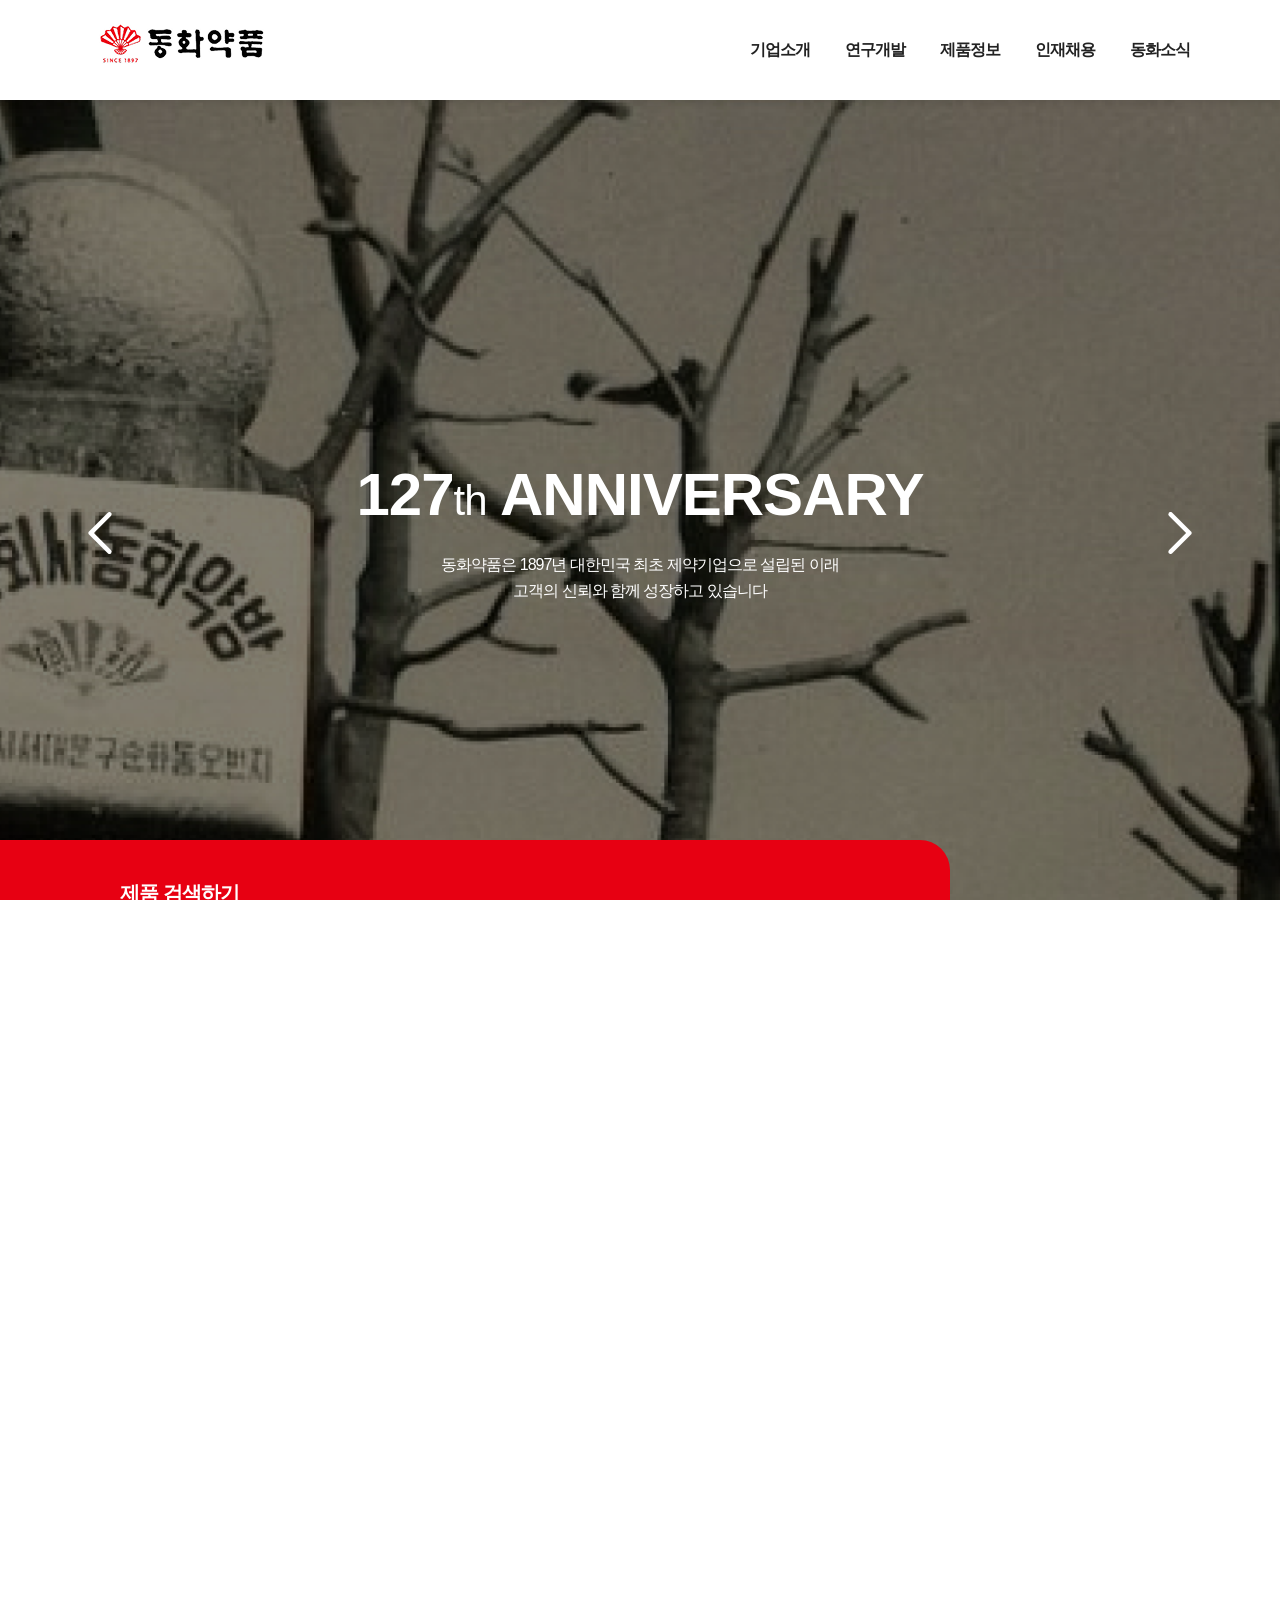
<file: sub1.html>
<!DOCTYPE html>
<html>
  <head>
    <meta name="viewport" content="width=device-width, initial-scale=1">

    <meta charset="utf-8">
    <meta http-equiv="X-UA-Compatible" content="IE=edge">
    <meta name="keywords" content="동화약품, 가상리뉴얼 프로젝트">
    <meta name="description" content="업데이트 시기에 맞춰 특정 사이트 가상리뉴얼 프로젝트 진행">
    <link rel="icon" href="favicon.svg" type="image/svg+xml">
    <link href="css/sub1_style.css" type="text/css" rel="stylesheet">

    <link rel="preconnect" href="https://fonts.googleapis.com">
    <link rel="preconnect" href="https://fonts.gstatic.com" crossorigin>

    <title>동화약품</title>

    <script src="https://code.jquery.com/jquery-3.7.1.js" integrity="sha256-eKhayi8LEQwp4NKxN+CfCh+3qOVUtJn3QNZ0TciWLP4=" crossorigin="anonymous"></script>
    <script src="js/sub1_motion.js"></script>
  </head>
  

  <body>

    <header id="header">
      <div class="header_wrap">
        <div class="header_inner">
          <h1><a href="sub1.html"><img src="images/logo.png" alt="동화약품 로고"></a></h1>

          <nav>
            <ul class="gnb">
              <li><a href="#">기업소개</a></li>
              <li><a href="#">연구개발</a></li>
              <li><a href="#">제품정보</a></li>
              <li><a href="#">인재채용</a></li>
              <li><a href="#">동화소식</a></li>
            </ul>
          </nav>
      </div>
    </header>

    <!-- 햄버거 버튼 -->
    <div class="hamburger" id="hamburger">
      <span></span>
      <span></span>
      <span></span>
    </div>



    <section id="container">
      <!--1.동화약품 비주얼-->
      <div class="slide">
        <ul class="overview_slide">
          <li class="s1">
            <div class="imgtext_box">
              <p>127<span>th</span> ANNIVERSARY</p><br>
              <span>동화약품은 1897년 대한민국 최초 제약기업으로 설립된 이래<br>고객의 신뢰와 함께 성장하고 있습니다</span>
              <div class="slide_btn">
                <button class="left_btn"><img src="images/left_btn.png" alt="슬라이드 왼쪽 조작 버튼"></button>
                <button class="right_btn"><img src="images/right_btn.png" alt="슬라이드 오른쪽 조작 버튼"></button>
              </div>            
            </div>
          </li>
        </ul>

        <div class="search_box">
          <div class="text">
          <span>제품 검색하기</span>
          <div class="input_wrap">
            <input type="text" placeholder="제품명을 입력해주세요" />
            <button type="button">
              <img src="images/search_icon.png" alt="검색_찾기 아이콘" />
            </button>
          </div>
          </div>
        </div>
      </div>

      <!--2.BEST PRODUCT-->
      <div class="best_product_top">
        <div class="global">
          <h2>GLOBAL</h2>
          <ul>
            <li><img src="images/global_icon1.png" alt="글로벌 아이콘1"></li>
            <li><img src="images/global_icon2.png" alt="글로벌 아이콘2"></li>
            <li><img src="images/global_icon3.png" alt="글로벌 아이콘3"></li>
          </ul>
        </div>

        <div class="keyword">
          <h2>KEYWORD</h2>
          <ul>
              <div class="keyword_wrap">
                <li><a href="#"><span>#소화기질환</span></a></li>
                <li><a href="#"><span>#심혈관질환</span></a></li>
                <li><a href="#"><span>#호흡기질환</span></a></li>
                <li><a href="#"><span>#정형외과질환</span></a></li>
                <li><a href="#"><span>#신경정신질환</span></a></li>
                <li><a href="#"><span>#피부과질환</span></a></li>
                <li><a href="#"><span>#안과질환</span></a></li>
                <li><a href="#"><span>#치과질환</span></a></li>
              </div>
          </ul>
        </div>
      </div>

      <div class="best_product">
        <div class="best_product_title">
          <h2>BEST PRODUCT</h2>
          <button class="more_btn">더보기<img src="images/more_btn.png" alt="더보기 버튼"></button>
         </div>


      </div>

      <ul class="product_bg">
        <li>
          <div class="product">
            <div class="product_wrap">
              <p class="num_icon">1</p>
              <img src="images/bestproduct_img1.png" alt="베스트제품 이미지1">
              <p>
                <span>활명수</span>
                <span>식욕감퇴(식욕부진), 위부팽만감, 소화불량, 과식, 체함, 구역, 구토 증상에 효능을 가진 제품</span>
              </p>
            </div>
          </div>
        </li>

        <li>
          <div class="product">
            <div class="product_wrap">
              <p class="num_icon">2</p>
              <img src="images/bestproduct_img2.png" alt="베스트제품 이미지2">
              <p>
                <span>판콜에스</span>
                <span>감기의 제증상 및 콧물, 코막힘, 재채기, 기침, 인후통, 가래, 오한, 발열, 두통, 관절통, 근육통의 완화</span>
              </p>
            </div>
          </div>
        </li>

        <li>
          <div class="product">
            <div class="product_wrap">
              <p class="num_icon">3</p>
              <img src="images/bestproduct_img3.png" alt="베스트제품 이미지3">
              <p>
                <span>잇치</span>
                <span>치은염(잇몸염),치조(이틀)농루에 의한 여러 증상(잇몸의 발적,부기,출혈,고름 등)의 완화</span>
              </p>
            </div>
          </div>
        </li>

       </ul>

       <!--3.R&D-->
       <div class="research">
        <div class="research_wrap">
          <div class="research_text">
            <p>
            <h2>R&D 연구개발</h2>
            <span>빠르게 변화하는<br>국내외 약업계 시장 변화에<br>능동적이고 적극적인 대처</span>
            </p>
            <button class="more_btn2">더보기<img src="images/more_btn2.png" alt="더보기 버튼2"></button>
          </div>
          <div class="research_box">
            <a href="#"><img src="images/r&d_product.png" alt="제품이미지"></a>
            <span>동화약품 연구소는 까스활명수, 후시딘연고, 판콜 등 많은 신제품을 개발하였으며, 지속적인 R&D 투자를 통해 신약 개발은 물론 제네릭, 일반의약품, 기능성 소재 등 다양한 분야에서 활발한 연구를 수행하고 있습니다.</span>
          </div>
        </div>
       </div>

       <!--3.media-->
       <div class="media">
        <div class="media_wrap">
          <div>
            <h2>광고영상</h2>
            <button class="more_btn">더보기<img src="images/more_btn.png" alt="더보기 버튼"></button>
          </div>

          <video autoplay muted controls playsinline
          style="width: 100%; max-width:1100px; height:580px; object-fit:cover; border-radius:20px;">
            <source src="https://www.dong-wha.co.kr/mediaCenter/adGallery/cm_tv/t_gas_202409.mp4" type="video/mp4">
            브라우저가 영상을 지원하지 않습니다.
          </video>

        </div>

        
       </div>


 

       <!--4. news-->
       <div class="news">
          <div class="title">
            <h2>동화NEWS</h2>
            <button class="more_btn">더보기<img src="images/more_btn.png" alt="더보기 버튼"></button>
          </div>
          <div class="news_wrap">
            <ul>
              <li>
                <a href="#">
                  <div class="news1">
                    <img src="images/news_img1.png" alt="뉴스 이미지1">
                    <p>마그랩 포 스트레스, 2024 올리브영 어워즈 건강식품 부문 수상</p>
                    <span>2024.12.23</span>
                  </div>
                </a>
              </li>

                <li>
                  <a href="#">
                    <div class="news2">
                      <img src="images/news_img2.png" alt="뉴스 이미지2">
                      <p>대한약사회 임직원, 동화약품 윤도준 회장 남산 역사 투어</p>
                      <span>2024.05.30</span>
                    </div>
                  </a>
                </li>

                <li>
                  <a href="#">
                    <div class="news3">
                      <img src="images/news_img3.png" alt="뉴스 이미지3">
                      <p>일상 속 쉽고 맛있는 건강관리 위한 음료 배러라이트&배러화이트 선보여</p>
                      <span>2023.11.08</span>
                    </div>
                  </a>
                </li>


            </ul>
          </div>
       </div>


       <footer id="footer">
        <div class="footer_wrap">
          <div class="footer_info1">
            <p><a href="#"><img src="images/footer_logo.png" alt="푸터 하단로고"></a></p>
            <span>개인정보처리방침</span>
          </div>

          <div class="footer_info2">
            <p>
              대표이사  : 유준하<br>
              주소 : 서울특별시 중구 남대문로 9길 24 패스트파이브 타워 6~8층 | 사업자 등록번호 : 110-81-00102<br>
              대표번호 : 02-2021-9300 | 이메일 : dongwha@dong-wha.co.kr 
            </p>
          </div>

          <div class="footer_info3">
            <span>동화약품 고객센터</span><br>
            <span>02-2012-9300</span><br><br>
            <span>평일 오전 9시~5시 / 토. 일. 공휴일 휴무</span>
          </div>

        </div>
        <hr>
        <p class="copy">Copyright(c) DONG WHA PHARM. CO., LTD. All Rights Reserved.</p>
       </footer>
    </section>

    
    <script>
      const ham = document.getElementById('hamburger');
      const nav = document.querySelector('nav');
      ham.addEventListener('click', () => {
        ham.classList.toggle('active');
        nav.classList.toggle('active');
      });
    </script>
    
  </body>
  
  
</html>
</file>
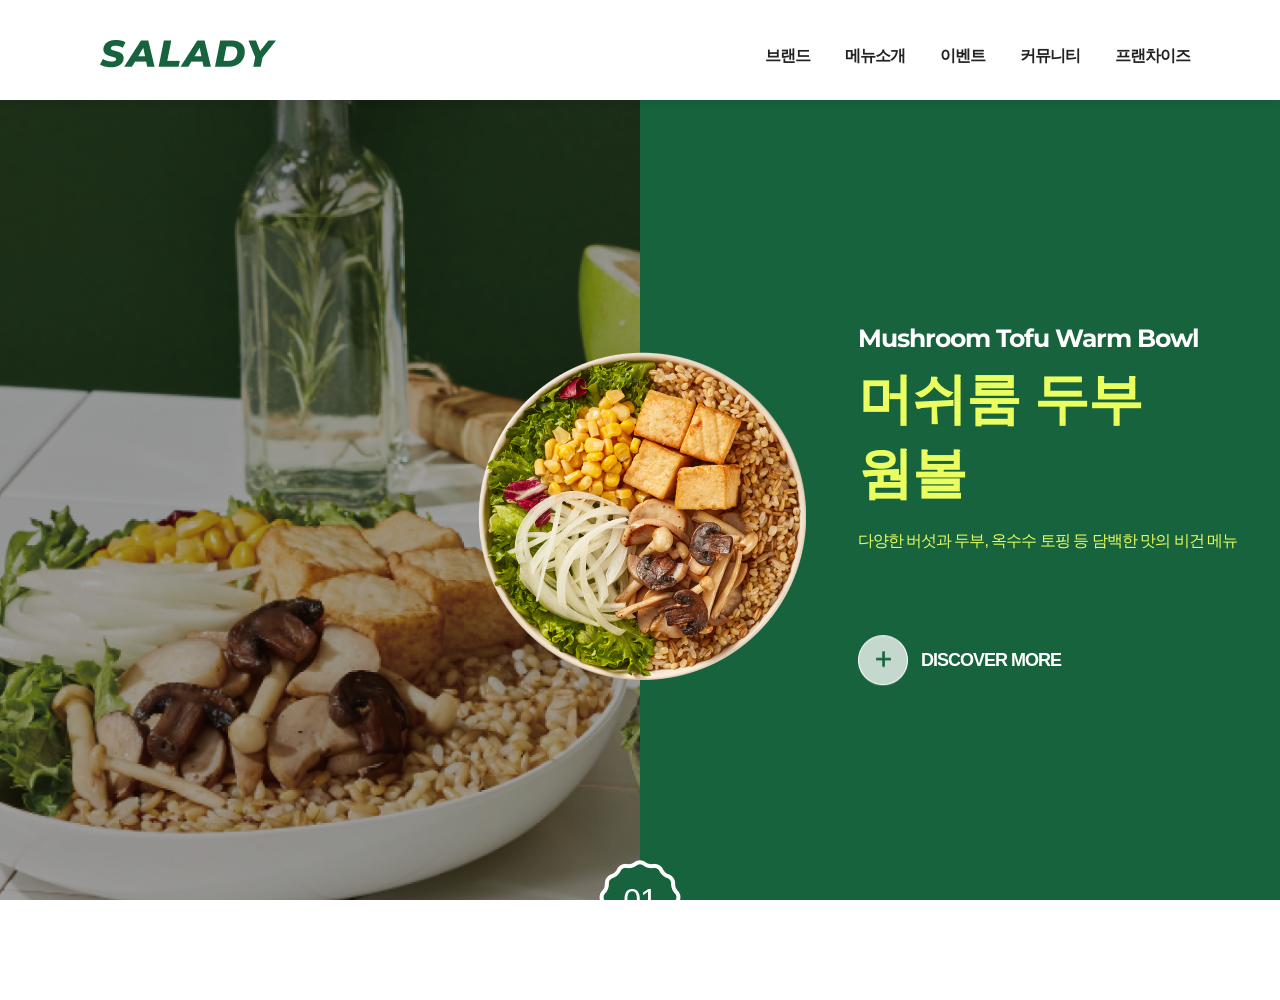
<file: sub2.html>
<!DOCTYPE html>
<html>
  <head>

    <meta name="viewport" content="width=device-width, initial-scale=1">

    <meta charset="utf-8">
    <meta http-equiv="X-UA-Compatible" content="IE=edge">
    <meta name="keywords" content="샐러디, 가상리뉴얼 프로젝트">
    <meta name="description" content="업데이트 시기에 맞춰 특정 사이트 가상리뉴얼 프로젝트 진행">
    <link rel="icon" href="favicon.svg" type="image/svg+xml">
    <link href="css/sub2_style.css" type="text/css" rel="stylesheet">

    <link rel="preconnect" href="https://fonts.googleapis.com">
    <link rel="preconnect" href="https://fonts.gstatic.com" crossorigin>
    <link href="https://fonts.googleapis.com/css2?family=Montserrat:ital,wght@0,100..900;1,100..900&display=swap" rel="stylesheet">

    

    <title>SALADY</title>

    
    <script src="https://code.jquery.com/jquery-3.7.1.js" integrity="sha256-eKhayi8LEQwp4NKxN+CfCh+3qOVUtJn3QNZ0TciWLP4=" crossorigin="anonymous"></script>
    <script src="js/sub2_motion.js"></script>

    
  </head>

  <body>
    <header id="header">
      <div class="header_wrap">
        <div class="header_inner">

          <h1><a href="sub2.html"><img src="images/slady_logo.png" alt="샐러디"></a></h1>

          <nav>
            <ul class="gnb">
              <li><a href="#">브랜드</a></li>

              <li><a href="#">메뉴소개</a></li>

              <li><a href="#">이벤트</a></li>

              <li><a href="#">커뮤니티</a></li>

              <li><a href="#">프랜차이즈</a></li>
            </ul>
          </nav>

        </div>
      </div>
    </header>

    <!-- 햄버거 버튼 -->
    <div class="hamburger" id="hamburger">
      <span></span>
      <span></span>
      <span></span>
    </div>

    <section id="container">
      <!--1. 샐러디 신메뉴 소개-->
      
        <div class="slide">
        <ul class="overview_slide">

          <li class="s1">

            <div class="slidehow_container">

              <p class="slideimg"><img src="images/slide_menu1.png" alt="슬라이드 신메뉴1"></p>
              <p class="imgtext_box">
              <span class="imgtext">Mushroom Tofu Warm Bowl</span><br>
              <span class="imgtext">머쉬룸 두부<br>웜볼</span><br>
              <span class="imgtext">다양한 버섯과 두부, 옥수수 토핑 등 담백한 맛의 비건 메뉴</span>
              <p class="more_btn">
                <a href="#">
                  <img src="images/discovermore_btn.png" alt="더보기 버튼1">
                  <span>DISCOVER MORE</span>
                </a>
              </p>
              </p>


            </div>

          </li>

          <!--
          <li class="s2">

            <div class="slidehow_container">

              <p><img src="images/slide_menu1.png" alt="슬라이드 신메뉴1"></p>
              <span class="imgtext">Mushroom Tofu Warm Bowl</span>
              <span class="imgtext">머쉬룸 두부<br>웜볼</span>
              <span class="imgtext">다양한 버섯과 두부, 옥수수 토핑 등 담백한 맛의 비건 메뉴</span>

              <p><a href="#"><img src="images/discovermore_btn.png" alt="더보기 버튼1"></a></p>

            </div>
            
          </li>

          <li class="s3">

            <div class="slidehow_container">

              <p><img src="images/slide_menu1.png" alt="슬라이드 신메뉴1"></p>
              <span class="imgtext">Mushroom Tofu Warm Bowl</span>
              <span class="imgtext">머쉬룸 두부<br>웜볼</span>
              <span class="imgtext">다양한 버섯과 두부, 옥수수 토핑 등 담백한 맛의 비건 메뉴</span>

              <p><a href="#"><img src="images/discovermore_btn.png" alt="더보기 버튼1"></a></p>

            </div>
            
          </li>

          -->
      
         
    
        </ul>

        <!--샐러디 소개 슬라이드 콘텐츠 좌우 조작 버튼-->
        <!--<div class="slide_btn">
          <div><img src="images/slide_btn.png" alt="슬라이드 숫자표시"></div>
          <button class="left_btn"><img src="images/left_btn.png" alt="왼쪽 슬라이드 조작버튼"></button>
          <button class="right_btn"><img src="images/right_btn.png" alt="오른쪽 슬라이드 조작버튼"></button>
        </div>-->
        <div class="slide_btn">
          <div class="salady_num">01</div>
          <button class="left_btn">PREV</button>
          <button class="right_btn">NEXT</button>
        </div>
        
        




        <!--2. 샐러디 베스트메뉴-->
        <div class="best_menu">
          <h3>Salady Best Menu</h3>
                
                <ul class="menu_box">
                  <li>
                    <p><img src="images/menu1.png" alt="메뉴 이미지1"></p>
                    <span>더블 닭다리살 박스</span>
                    <span>닭다리살과 매콤달콤한 바베큐소스가<br>조화로운 도시락 스타일의 든든한 한 끼 식사</span>
                  </li>

                  <li>
                    <p><img src="images/menu2.png" alt="메뉴 이미지2"></p>
                    <span>오리지널 맥시칸 랩</span>
                    <span>또띠아 속 크리미칠리 드레싱, 그라운드비프,<br>나쵸칩 등 샐러디 스테디 랩 샌드위치!</span>
                  </li>

                  <li>
                    <p><img src="images/menu3.png" alt="메뉴 이미지3"></p>
                    <span>바베큐 닭다리살 샌드</span>
                    <span>닭닭다리살, 바베큐소스, 양파, 크림치즈 등<br>다양한 토핑을 더한 매콤달콤 치킨버거</span>
                  </li>
                </ul>
                

         <!--컨테이너 좌우 조작 버튼-->
          <div class="container_slide_btn">
            <button class="container_left_btn"><img src="images/container_left.png" alt="컨테이너 왼쪽 슬라이드 조작 버튼"></button>
            <button class="container_right__btn"><img src="images/container_right.png" alt="컨테이너 오른쪽 슬라이드 조작 버튼"></button>
          </div>

        </div>

        <!-- 샐러디 브랜드스토리 -->
         <div class="brandstory_bg">
          <div class="brandstory">
            <h3>Stay Healthy<br>With Salady</h3>
            <p>샐러디는 맛있고 건강한 메뉴로 더 많은 사람들에게<br>즐거움과 건강을 가져다주는 브랜드입니다.</p>
            <div class="more_btn2">
                <a href="#"><img src="images/discovermore_btn2.png" alt="더보기 버튼2"><span>DISCOVER MORE</span></a>
            </div>
            <img src="images/brandstory_img.png" alt="샐러디 이미지" class="brandstory_img">
          </div>
        </div>

        <!-- 매장찾기 -->
        <div class="search_store">
          <h3>Search Store</h3>
          <span>가까운 샐러디 매장을 만나보세요!</span>
          <p><span>매장명을 입력해주세요.</span><a href="#"><img src="images/search_btn.png" alt="매장찾기 버튼"></a></p>
        </div>

        <!-- 이벤트 -->
        <div class="event">
          <h3>EVENT</h3>
          <span>샐러디에서 진행하는 다양한 이벤트를 만나보세요!</span>
          <ul class="event_box">
              <li>
                  <a href="#"><img src="images/event1.png" alt="이벤트 이미지1"></a>
                  <span><a href="#">샐러디 타임어택 이벤트</a></span>
              </li>
              <li>
                  <a href="#"><img src="images/event2.png" alt="이벤트 이미지2"></a>
                  <span><a href="#">샐러디 프로틴팩 이벤트</a></span>
              </li>
              <li>
                  <a href="#"><img src="images/event3.png" alt="이벤트 이미지3"></a>
                  <span><a href="#">샐러디, 풀무원 지구식단 이벤트</a></span>
              </li>
          </ul>

          <!--컨테이너 좌우 조작 버튼-->
          <div class="container_slide_btn2">
            <button class="container_left_btn2"><img src="images/container_left.png" alt="컨테이너 왼쪽 슬라이드 조작 버튼"></button>
            <button class="container_right__btn2"><img src="images/container_right.png" alt="컨테이너 오른쪽 슬라이드 조작 버튼"></button>
          </div>

        </div>

         <!-- 가맹점 -->
          <div class="with_salady_bg">
            <div class="with_salady">
                <h3>With<br>Salady</h3>
                <p>샐러디와 함께할 가맹점 점주님을 모집합니다!</p>
                <div class="more_btn2">
                  <a href="#"><img src="images/discovermore_btn2.png" alt="더보기 버튼2"><span>DISCOVER MORE</span></a>
              </div>
              <img src="images/with_img.png" alt="샐러디 이미지" class="brandstory_img">
            </div>
          </div>

          <footer id="footer">
              
            <div class="footer_info">

              <p><a href="#"><img src="images/Salady_logo2.png" alt="푸터 하단 로고"></a></p>


               

                <ul class="sns_icon">
                  <li><a href="#"><img src="images/facebook.png" alt="페이스북 바로가기 아이콘"></a></li>
                  <li><a href="#"><img src="images/instagram.png" alt="인스타 바로가기 아이콘"></a></li>
                  <li><a href="#"><img src="images/blog.png" alt="블로그 바로가기 아이콘"></a></li>
                </ul>

                <address>(주)샐러디 서울특별시 강남구 테헤란로22길 9</address>
                <span>전화:02-554-9905</span> <span>사업자등록번호:107-81-98143</span>


                

            </div>
            <hr>
            <p class="copy">Copyright © LG H&H Co., Ltd. All Rights Reserved</p>

        </footer>
    </section>

        
    
    <script>
      const hamburger = document.querySelector('.hamburger');
      const nav = document.querySelector('nav');
  
      hamburger.addEventListener('click', () => {
        hamburger.classList.toggle('active');
        nav.classList.toggle('active');
      });
    </script>
    
  </body>
</html>
</file>
<file: css/sub1_style.css>
@charset "utf-8";

@font-face {
  font-family: "Pretendard-Regular";
  src: url("https://fastly.jsdelivr.net/gh/Project-Noonnu/noonfonts_2107@1.1/Pretendard-Regular.woff")
    format("woff");
  font-weight: 400;
  font-style: normal;
}

html,
body {
  margin: 0;
  padding: 0;
  overflow-x: hidden; /* 가로 스크롤 숨기기 */
  height: 100%;
  margin: 0;
}

body {
  width: 100%;
}

/*공통스타일*/
* {
  font-family: "Pretendard", sans-serif;
  font-size: 16px;
  color: #777777;
  letter-spacing: -1px;
  box-sizing: border-box;
  margin: 0;
  padding: 0;
}
body,
h1,
h2,
h3,
h4,
h5,
h6,
p,
ul,
ol,
li,
dl,
dt,
dd {
  margin: 0;
  padding: 0;
}
a {
  text-decoration: none;
}
li {
  list-style: none;
}
button {
  border: 0;
  background: none;
  cursor: pointer;
}

/*1. #header*/
#header {
  height: 100px;
  width: 100%;
  position: fixed;
  left: 0;
  z-index: 100;
  z-index: 1001;
}
.header_inner {
  display: flex;
  justify-content: space-between;
  width: 1100px;
  margin: 0 auto;
}

h1 {
  height: 100px;
  align-items: center;
}

.gnb {
  display: flex;
  justify-content: space-between;
  height: 80px;
  align-items: center;
}

.gnb h2 {
  line-height: 45px;
}
.gnb li a {
  color: #ffffff;
  white-space: nowrap;
}

/*2. #container*/
#container {
  margin: 0 auto;
  width: 100vw;
  display: flex;
  flex-direction: column;
  width: 100vw;
  overflow-x: hidden;
  position: relative;
}

/*2-1.비주얼 영역*/
.overview_slide {
  background: url(../images/imgslide_bg.png) no-repeat center center;
  height: 100vh;
  margin: 0 auto;
  width: 100%;
  background-size: cover;
  position: relative;
}

.imgtext_box {
  text-align: center;
  position: absolute;
  top: 40%;
  left: 50%;
  transform: translateX(-50%);
}
.imgtext_box p:first-of-type {
  text-align: center;
  margin: 0 auto;
  font-size: 60px;
  color: #ffffff;
  font-weight: bold;
}
.imgtext_box span:first-child {
  font-size: 42px;
  font-weight: normal;
}
.imgtext_box span {
  text-align: center;
  margin: 0 auto;
  color: #ffffff;
  line-height: 1.6;
}

.slide_btn {
  display: flex;
  justify-content: space-between;
  width: 1140px;
  transform: translateY(-100px);
}

.search_box {
  background-color: #e70012;
  width: 100%;
  max-width: 950px;
  height: 160px;
  position: absolute;
  transform: translateY(-160px);
  border-radius: 0 30px 0 0;
  padding-left: 120px;
  padding-right: 32px;
}
.search_box span {
  display: flex;
  color: #ffffff;
  margin-top: 40px;
  font-size: 20px;
  font-weight: 600;
  margin-bottom: 10px;
}
.search_box p {
  color: rgba(255, 255, 255, 0.5);
  display: inline-block;
  border-bottom: 1px solid rgba(255, 255, 255, 0.5);
  padding-bottom: 10px;
}
.search_box p img {
  margin-left: 350px;
}
.search_box p img:hover {
  cursor: pointer;
}
.search_box .input_wrap {
  display: flex;
  gap: 20px;
  color: rgba(255, 255, 255, 1);
  border-bottom: 1px solid rgba(255, 255, 255, 0.5);
}
.search_box .input_wrap input {
  /* css reset 임시 코드 */
  all: unset;
  display: block;
  flex-grow: 1;
}
.search_box .input_wrap input::placeholder {
  color: rgba(255, 255, 255, 0.5);
}
.search_box .input_wrap button {
  cursor: pointer;
  flex-shrink: 0;
}

.text {
  /* transform: translateX(22%); */
}

/*2-2.BEST PRODUCT*/
.best_product_top {
  width: 100%;
  margin: 0 auto;
  text-align: center;
  background-color: #f6f6f6;
  display: flex;
  /* flex-wrap: wrap; */
  justify-content: center;
  gap: 15px;
  padding: 80px 40px;
}
.global {
  display: flex;
  align-items: center;
  /* margin-top: 100px; */
  /* margin-bottom: 80px; */
  background-color: #fff;
  border-radius: 30px;
  padding: 20px;
}
.global h2 {
  font-size: 20px;
  font-weight: bold;
  color: #17171b;
  margin-right: 50px;
  display: flex;
  align-items: center;
  /* margin-left: 25px; */
  justify-content: left;
}
.global ul {
  display: contents;
  /* flex-wrap: wrap; */
  /* width: 540px; */
  /* height: 180px; */
  /* align-items: center; */
}
.global ul li {
  background-color: #f6f6f6;
  border-radius: 10px;
  width: 110px;
  height: 95px;
}
.global ul li:first-of-type {
  margin-right: 15px;
}
.global ul li:nth-of-type(2) {
  margin-right: 15px;
}
.global ul li img {
  object-fit: contain;
  width: 85%;
  height: 80%;
  padding-top: 20px;
}

.keyword {
  display: flex;
  /* display: inline-block; */
  /* margin-top: 100px; */
  /* margin-bottom: 80px; */
  justify-content: right;
  background-color: #ffffff;
  border-radius: 30px;
  padding: 20px;
}
.keyword h2 {
  font-size: 20px;
  font-weight: bold;
  color: #17171b;
  margin-right: 50px;
  /* height: 180px; */
  display: flex;
  align-items: center;
  /* margin-left: 25px; */
  /* margin-right: 20px; */
}
.keyword ul {
  display: flex;
  flex-wrap: wrap;
  /* width: 540px;
  height: 180px; */
  gap: 15px;
  align-items: center;
}
.keyword_wrap {
  display: flex;
  flex-wrap: wrap;
  /* width: 380px; */
  /* height: 80px; */
  align-items: center;
  gap: 8px;
}
.keyword_wrap li {
  text-align: left;
  margin-right: 10px;
}
.keyword_wrap li span {
  text-align: left;
  font-weight: 500;
}
.keyword_wrap li span:hover {
  cursor: pointer;
  color: #ff616e;
  background-color: #fef5f6;
}

.best_product {
  width: 100vw;
  margin: 0 auto;
  background-color: #f6f6f6;
  display: flex;
  justify-content: center;
}
.best_product_title {
  display: flex;
  justify-content: space-between;
  align-items: center;
}
.best_product h2 {
  margin-right: 850px;
  font-weight: bold;
  font-size: 20px;
  color: #17171b;
}
.more_btn {
  display: flex;
  align-items: center;
  background-color: rgba(255, 255, 255, 0.5);
  width: 105px;
  height: 35px;
  border-radius: 20px;
  text-align: center;
  font-size: 14px;
  color: #17171b;
  font-weight: bold;
  justify-content: center;
  border: 1px solid #ffffff;
}
.more_btn img {
  margin-left: 10px;
  display: flex;
  align-items: center;
}

.product_bg {
  width: 100vw;
  margin: 0 auto;
  background-color: #f6f6f6;
  display: flex;
  flex-wrap: wrap;
  justify-content: center;
}
.product {
  background: #ffffff;
  border-radius: 30px;
  width: 360px;
  height: 360px;
  margin-top: 50px;
  overflow: hidden; /* 내부 요소가 넘치지 않도록 */
  transition: height 0.3s ease; /* 높이 변화 애니메이션 */
  margin-bottom: 80px;
}
.product:hover {
  transition: all 0.3s ease;
  height: 400px;
}

.product_wrap {
  width: 90%;
  height: 90%;
  margin: 0 auto;
  margin-top: 20px;
  display: flex;
  flex-direction: column;
}
.product_wrap img {
  width: 200px;
  height: 200px;
  object-fit: contain;
  margin: 0 auto;
  margin-top: 15px;
  margin-bottom: 15px;
  transition: transform 0.3s ease; /* 이미지 확대 애니메이션 */
}
.product p {
  transition: transform 0.3s ease; /* 텍스트 이동 애니메이션 */
}

/* 마우스를 올렸을 때 효과 */
.product:hover {
  height: 460px; /* 배경 길이 증가 */
  cursor: pointer;
}

.product:hover img {
  transform: scale(1.2) translateY(35px);
}

.product:hover p:not(.num_icon) {
  transform: translateY(95px); /* 텍스트 아래로 이동 */
}

.product_wrap span {
  display: flex;
  flex-direction: column;
  line-height: 1.6;
}
.product_wrap span:first-of-type {
  font-weight: bold;
  color: #17171b;
  margin-bottom: 10px;
}

.num_icon {
  display: inline-block;
  width: 30px;
  height: 30px;
  background: linear-gradient(45deg, #17171b, #626267);
  position: absolute;
  border-radius: 10px;
  display: flex;
  align-items: center;
  justify-content: center;
  color: #ffffff;
}

.product_bg li:first-of-type {
  margin-right: 15px;
}
.product_bg li:nth-of-type(2) {
  margin-right: 15px;
}

/*2-3.R&D연구개발*/
.research {
  background: url(../images/r&d_bg.png) no-repeat center center;
  height: 600px;
  margin: 0 auto;
  width: 100%;
  background-size: cover;
  position: relative;
  width: 100vw;
  margin: 0 auto;
  display: flex;
  justify-content: center;
  align-items: center;
}

.research::before {
  content: "";
  position: absolute;
  top: 0;
  left: 0;
  width: 100%;
  height: 100%;
  background: rgba(0, 0, 0, 0.5); /* 검정색 오버레이 (0.0 ~ 1.0 조절) */
  z-index: 1;
}

.research_text {
  position: relative;
  z-index: 2; /* 배경보다 위에 위치 */
}

.research_wrap {
  display: flex;
  align-items: center;
}

.research_text h2 {
  color: #ffffff;
  margin-bottom: 20px;
  font-size: 20px;
  font-weight: bold;
}
.research_text span {
  color: #ffffff;
  font-size: 20px;
  font-weight: bold;
  line-height: 1.6;
}
.more_btn2 {
  display: flex;
  align-items: center;
  background-color: rgba(255, 255, 255, 0.4);
  width: 105px;
  height: 35px;
  border-radius: 20px;
  text-align: center;
  font-size: 14px;
  color: #ffffff;
  font-weight: bold;
  justify-content: center;
  border: 1px solid #ffffff;
  margin-top: 20px;
}
.more_btn2 img {
  margin-left: 10px;
  display: flex;
  align-items: center;
}

.research_box {
  position: relative;
  z-index: 2; /* 배경보다 위에 위치 */
}

.research_wrap {
  display: flex;
  width: 1100px;
  justify-content: space-between;
}
.research_box {
  display: flex;
  background-color: #ffffff;
  border-radius: 30px;
  width: 700px;
  height: 300px;
  align-items: center;
  justify-content: center;
}
.research_box img {
  margin-right: 20px;
}
.research_box span {
  width: 300px;
  display: flex;
  flex-wrap: wrap;
  line-height: 1.6;
}

/* 2-4광고영상*/

.media {
  width: 100vw;
  margin: 0 auto;
  text-align: center;
  background-color: #f6f6f6;
  display: flex;
  flex-wrap: wrap;
  justify-content: center;
}
.media_wrap {
  padding: 0 20px;
}
.media_wrap div {
  display: flex;
  justify-content: space-between;
  width: 1100px;
  margin-top: 80px;
}
.media_wrap h2 {
  font-size: 20px;
  font-weight: bold;
  color: #17171b;
  margin-bottom: 50px;
  margin-top: 5px;
}

.media iframe {
  border-radius: 30px;
  overflow: hidden;
  margin-bottom: 80px;
}

/* 2-5 동화뉴스*/
.news {
  width: 100%;
  margin: 0 auto;
  text-align: center;
  background-color: #f6f6f6;
}
.title {
  display: flex;
  justify-content: space-between;
  width: 1100px;
  margin: 0 auto;
  margin-top: 100px;
}
.news h2 {
  font-size: 20px;
  font-weight: bold;
  color: #17171b;
  margin-bottom: 50px;
  margin-top: 5px;
}
.news ul {
  display: flex;
  justify-content: center;
  width: 100%;
  padding: 0;
  gap: 15px;
}
.news_wrap {
  width: 1100px;
  display: flex;
  justify-content: center;
  margin: 0 auto;
}
.news_wrap img {
  width: 360px;
  height: 360px;
  display: flex;
  border-radius: 30px;
  margin-bottom: 20px;
  transition: 0.3s;
}
.news_wrap img:hover {
  filter: brightness(1.1);
}

.news_wrap li {
  background-color: #ffffff;
  display: flex;
  margin: 0;
  padding: 0;
  border-radius: 30px;
  margin-bottom: 80px;
}
.news_wrap p {
  width: 300px;
  text-align: left;
  margin: 0 auto;
  color: #17171b;
  font-weight: bold;
}
.news_wrap span {
  width: 300px;
  margin: 0 auto;
  text-align: left;
  display: inline-block;
  margin-top: 10px;
  margin-bottom: 30px;
}

/* footer */
#footer {
  background-color: #17171b;
  width: 100%;
}
.footer_wrap {
  width: 1100px;
  margin: 0 auto;
}
.footer_info1 p {
  margin-top: 30px;
  margin-bottom: 15px;
}
.footer_info1 span {
  font-weight: 600;
  font-size: 16px;
  color: rgba(255, 255, 255, 0.7);
}
.footer_info1 span:hover {
  cursor: pointer;
}

.footer_info2 {
  margin-top: 25px;
  font-size: 14px;
  line-height: 26px;
  display: flex;
  text-align: left;
  margin-bottom: 15px;
}

.footer_info3 {
  text-align: right;
  position: absolute;
  transform: translate(900px, -110px);
}
.footer_info3 span:first-of-type {
  font-size: 16px;
  font-weight: 400;
  color: rgba(255, 255, 255, 0.7);
}
.footer_info3 span:nth-of-type(2) {
  font-weight: 400;
  font-size: 24px;
  color: rgb(255, 255, 255, 0.7);
}
.footer_info3 span:nth-of-type(3) {
  font-size: 14px;
}

hr {
  border: none; /* 기본 테두리 제거 */
  height: 2px; /* 줄의 두께 설정 (더 얇게 하려면 1px 이하 가능) */
  background-color: rgba(128, 128, 128, 0.2);
  margin-bottom: 15px;
}

.copy {
  text-align: center;
  margin: 0 auto;
  margin-bottom: 15px;
}

/* ------------------------------- */
/* 반응형 및 헤더 개선 영역 시작 */
/* ------------------------------- */

/* 헤더 고정 + 반투명 배경 (PC용) */
#header {
  position: fixed;
  top: 0;
  left: 0;
  width: 100%;
  z-index: 1000;
  background: rgba(255, 255, 255, 0.85);
  box-shadow: 0 2px 8px rgba(0, 0, 0, 0.1);
  backdrop-filter: blur(8px);
}

#header .header_wrap {
  display: flex;
  justify-content: space-between;
  align-items: center;
  padding: 10px 5%;
}



/* 상단 여백 보정 (헤더 fixed라서) */
#container {
  margin-top: 100px;
}

/* 햄버거 버튼 오른쪽 상단 */
.hamburger {
  display: none;
  cursor: pointer;
  width: 28px;
  height: 22px;
  position: fixed;
  top: 20px;
  right: 20px; /* 오른쪽 상단 */
  z-index: 1200;
}

.hamburger span {
  display: block;
  position: absolute;
  height: 3px;
  width: 100%;
  background: #333;
  border-radius: 3px;
  left: 0;
  transition: all 0.25s ease-in-out;
}

.hamburger span:nth-child(1) {
  top: 0;
}
.hamburger span:nth-child(2) {
  top: 9px;
}
.hamburger span:nth-child(3) {
  top: 18px;
}

.hamburger.active span:nth-child(1) {
  transform: rotate(45deg);
  top: 9px;
}
.hamburger.active span:nth-child(2) {
  opacity: 0;
}
.hamburger.active span:nth-child(3) {
  transform: rotate(-45deg);
  top: 9px;
}

/* 메뉴 기본 */
nav .gnb {
  display: flex;
  gap: 35px;
}

nav .gnb li a {
  color: #222;
  font-weight: 600;
}

/* 반응형 구간 시작 */

/* ----------- 태블릿 이하 (max-width:1100px) ----------- */
@media (max-width: 1100px) {

  .hamburger { display: block; margin-top: 20px; right: 10%; }

  nav {
    position: fixed;
    top: 0;
    right: calc(-100% - 30px); /* 화면 밖에서 시작 */
    width: 100%;   /* 화면 전체 너비 */
    background: rgba(255,255,255,0.95);
    transition: right 0.3s ease;
    z-index: 1100;
    height: 100vh;
  }

  nav.active {
    right: 0; /* 화면 안쪽으로 슬라이드 */
  }

  nav .gnb {
    flex-direction: column;
    align-items: center;
    gap: 30px;
    padding: 0;
    background-color: #fff;
    height: 100%;
    justify-content: center;
  }
  

  nav .gnb li a {
    font-size: 22px;
    font-weight: 600;
    color: #222;
    display: block;
    width: 100%;
    padding: 10px 20px;;
  }



  #header .header_wrap {
    flex-direction: row;
    justify-content: space-between;
  }

  #container {
    margin-top: 100px;
  }

  .imgtext_box {
    width: 100vw;
  }
  .slide_btn {
    position: absolute;
    top: 50%;
    left: 50%;
    transform: translate(-50%, -50%);
    width: 90%;
    display: flex;
    justify-content: space-between;
    align-items: center;
    z-index: 50; /* 배경보다 위로 */
  }

  .slide_btn img {
    width: 40px; /* 모바일에서도 보기 좋게 */
    height: auto;
    cursor: pointer;
  }

  /* 혹시 다른 영역이 가리는 경우 대비 */
  .overview_slide {
    overflow: visible !important;
    position: relative;
  }

  .best_product_top {
    flex-direction: column;
    align-items: center;
  }

  .search_box {
    padding-left: 20px;
    padding-right: 20px;
  }

  .global,
  .keyword {
    width: 100%;
    /* margin: 40px 0; */
  }

  .global ul,
  .keyword ul {
    width: 100%;
    flex-wrap: wrap;
    justify-content: center;
  }

  .global {
    /* margin-top: 150px; */
  }
  .keyword {
    /* margin-top: -20px; */
  }

  .best_product {
    flex-direction: column;
    align-items: center;
    text-align: center;
  }

  .best_product_title {
    flex-direction: column;
    align-items: center;
    margin-bottom: 30px;
    margin-top: 100px;
  }

  .product_bg {
    flex-direction: column;
    align-items: center;
    gap: 25px; /* 너무 벌어지지 않게 조정 */
  }

  .product {
    width: 320px;
    margin-top: 0;
    margin-bottom: 0;
  }

  .product_bg li:last-child {
    margin-bottom: 150px;
  }

  .best_product h2 {
    margin: 0 0 15px 0;
    font-size: 18px;
  }

  .more_btn {
    margin: 0 auto;
    margin-bottom: 40px;
  }

  /* R&D 연구개발 */
  .research {
    height: auto;
    padding: 80px 0;
    width: 100%;
  }

  .research_wrap {
    display: flex;
    flex-direction: column;
    align-items: center; /* 가운데 정렬 */
    justify-content: center; /* 수직 정렬 필요 시 */
    width: 90%;
    max-width: 1100px; /* 너무 넓지 않게 */
    gap: 40px;
    margin: 0 auto; /* 컨테이너 중앙 */
  }

  .research_box {
    display: flex;
    flex-direction: column;
    align-items: center;
    justify-content: center;
    text-align: center;
    width: 100%;
    max-width: 700px;
    height: auto;
    padding: 30px 20px;
    margin: 0 auto;
  }
  .research_box img {
    width: 250px;
    height: auto;
    margin-bottom: 20px;
  }
  .research_box span {
    width: 100%;
    font-size: 16px;
    line-height: 1.8;
    word-break: keep-all;
  }

  .research_text {
    text-align: center; /* 섹션 제목만 중앙 */
  }

  .more_btn2 {
    margin: 0 auto;
    margin-top: 20px;
  }

  /*미디어 광고영상*/
  .media_wrap div {
    flex-direction: column;
    align-items: center;
    width: 90%;
    max-width: 950px; 
    margin: 0 auto; 
    gap: 30px;
    padding: 0 30px; 
  }

  .media iframe {
    width: 100%;
    height: auto;
    aspect-ratio: 16 / 9;
    border-radius: 20px; 
  }

  .media_wrap h2 {
    font-size: 18px;
    margin-bottom: -10px;
    margin-top: 150px;
  }

  /*동화뉴스*/

  .news {
    text-align: center;
    align-items: center;
  }
  .title {
    display: flex;
    flex-direction: column;
    text-align: center;
    align-items: center;
    margin-top: 150px;
    width: 100%;
  }
  .title button {
    margin-top: -30px;
  }
  .news_wrap {
    flex-direction: column; /* 한 줄씩 쌓기 */
    align-items: center; /* 가운데 정렬 */
    gap: 30px; /* 카드 간격 */
    width: 100%;
    margin: 0 auto;
  }

  .news_wrap ul {
    display: flex;
    flex-direction: column;
    align-items: center;
  }

  .news_wrap li {
    width: 100%;
    max-width: 360px; /* 카드 최대 너비 */
    margin-bottom: 0;
  }

  .news_wrap li:first-child {
    margin-top: 40px;
  }
  .news_wrap li:last-child {
    margin-bottom: 150px;
  }

  .news_wrap img {
    width: 100%;
    height: auto;
  }

  .news_wrap p,
  .news_wrap span {
    width: 100%;
    text-align: center; /* 텍스트 중앙 */
    margin: 10px 0 0 0;
  }

  .news_wrap p {
    width: 80%;
    text-align: center;
    align-items: center;
    flex-wrap: wrap;
    margin: 0 auto;
  }
  .news_wrap span {
    margin-bottom: 20px;
  }

  /*푸터*/
  #footer {
    width: 100%;
  }
  #footer,
  .footer_wrap {
    flex-direction: column;
    align-items: center;
    text-align: center;
  }
  .footer_wrap {
    width: 100%;
    max-width: 1100px; /* 최대 크기 제한 */
    margin: 0 auto;
    display: flex;
    flex-direction: column;
    align-items: center;
    text-align: center;
  }

  .footer_info1,
  .footer_info2,
  .footer_info3 {
    text-align: center;
    margin-bottom: 20px; /* 섹션 간 간격 */
    position: static; /* 절대 위치 해제 */
    transform: none;
  }

  .footer_info2 {
    text-align: center;
    position: static; /* 절대위치 제거 */
    transform: none;
    margin-bottom: 20px;
    justify-content: center;
  }

  .footer_info3 span {
    display: block;
    font-size: 18px; /* 고객센터 강조 */
    margin-top: 10px;
  }

  .copy {
    margin-top: 20px;
  }
}

/* ----------- 모바일 (max-width:768px) ----------- */
@media (max-width: 768px) {
  #header .header_wrap h1 img {
    width: 130px;
    margin-top: 15px;
  }

  nav .gnb li h2 {
    font-size: 16px;
  }

  .slide .imgtext_box p {
    font-size: 38px;
  }
  .slide .imgtext_box span {
    font-size: 16px;
  }

  .hamburger {
    display: block;
    right: 10%;
    margin-top: 20px;
  }

  nav {
    position: fixed;
    top: 0;
    right: -100%; /* 화면 밖에서 시작 */
    width: 100%; /* 화면 전체 너비 */
    height: 100%;
    background: rgba(255, 255, 255, 0.95);
    transition: right 0.3s ease;
    z-index: 1100;
    height: 100vh;
  }

  nav.active {
    right: 0; /* 화면 안쪽으로 슬라이드 */
  }

  nav .gnb {
    flex-direction: column;
    align-items: center;
    justify-content: center;
    height: 100%;
    gap: 30px;
    padding: 0;
  }

  nav .gnb li a {
    font-size: 22px;
    font-weight: 600;
    color: #222;
    width: 100%;
    display: block;
    padding: 10px 20px;
  }

  #header .header_wrap {
    flex-direction: row;
    justify-content: space-between;
  }

  #container {
    margin-top: 100px;
  }

  .imgtext_box {
    width: 100vw;
  }
  .slide_btn {
    position: absolute;
    top: 50%;
    left: 50%;
    transform: translate(-50%, -50%);
    width: 90%;
    display: flex;
    justify-content: space-between;
    align-items: center;
    z-index: 50; /* 배경보다 위로 */
  }

  .slide_btn img {
    width: 40px; /* 모바일에서도 보기 좋게 */
    height: auto;
    cursor: pointer;
  }

  /* 혹시 다른 영역이 가리는 경우 대비 */
  .overview_slide {
    overflow: visible !important;
    position: relative;
  }

  .best_product_top {
    flex-direction: column;
    align-items: center;
  }

  .global,
  .keyword {
    /* width: 90%; */
    /* margin: 40px 0; */
  }

  .global ul,
  .keyword ul {
    width: 100%;
    flex-wrap: wrap;
    justify-content: center;
  }

  .global {
    /* margin-top: 150px; */
  }
  .keyword {
    /* margin-top: -20px; */
  }

  .best_product {
    flex-direction: column;
    align-items: center;
    text-align: center;
  }

  .best_product_title {
    flex-direction: column;
    align-items: center;
    margin-bottom: 30px;
    margin-top: 100px;
  }

  .product_bg {
    flex-direction: column;
    align-items: center;
    gap: 25px; /* 너무 벌어지지 않게 조정 */
  }

  .product {
    width: 320px;
    margin-top: 0;
    margin-bottom: 0;
  }

  .product_bg li:last-child {
    margin-bottom: 150px;
  }

  .best_product h2 {
    margin: 0 0 15px 0;
    font-size: 18px;
  }

  .more_btn {
    margin: 0 auto;
    margin-bottom: 40px;
  }

  /* R&D 연구개발 */
  .research {
    height: auto;
    padding: 80px 0;
    width: 100%;
  }

  .research_wrap {
    display: flex;
    flex-direction: column;
    align-items: center; /* 가운데 정렬 */
    justify-content: center; /* 수직 정렬 필요 시 */
    width: 90%;
    max-width: 1100px; /* 너무 넓지 않게 */
    gap: 40px;
    margin: 0 auto; /* 컨테이너 중앙 */
  }

  .research_box {
    display: flex;
    flex-direction: column;
    align-items: center;
    justify-content: center;
    text-align: center;
    width: 100%;
    max-width: 700px;
    height: auto;
    padding: 30px 20px;
    margin: 0 auto;
  }
  .research_box img {
    width: 250px;
    height: auto;
    margin-bottom: 20px;
  }
  .research_box span {
    width: 100%;
    font-size: 16px;
    line-height: 1.8;
    word-break: keep-all;
  }

  .research_text {
    text-align: center; /* 섹션 제목만 중앙 */
  }

  .more_btn2 {
    margin: 0 auto;
    margin-top: 20px;
  }

  /*미디어 광고영상*/
  .media_wrap div {
    flex-direction: column;
    align-items: center;
    width: 90%;
    max-width: 950px; /* ✅ 너무 넓지 않게 제한 */
    margin: 0 auto; /* ✅ 중앙 정렬 */
    gap: 30px;
    padding: 0 30px; /* ✅ 좌우 여백 추가 */
  }

  .media iframe {
    width: 100%;
    height: auto;
    aspect-ratio: 16 / 9;
    border-radius: 20px; /* ✅ 살짝 둥글게 깔끔하게 */
  }

  .media_wrap h2 {
    font-size: 18px;
    margin-bottom: -10px;
    margin-top: 150px;
  }

  /*동화뉴스*/

  .news {
    text-align: center;
    align-items: center;
  }
  .title {
    display: flex;
    flex-direction: column;
    text-align: center;
    align-items: center;
    margin-top: 150px;
    width: 100%;
  }
  .title button {
    margin-top: -30px;
  }
  .news_wrap {
    flex-direction: column; /* 한 줄씩 쌓기 */
    align-items: center; /* 가운데 정렬 */
    gap: 30px; /* 카드 간격 */
    width: 100%;
    margin: 0 auto;
  }

  .news_wrap ul {
    display: flex;
    flex-direction: column;
    align-items: center;
  }

  .news_wrap li {
    width: 100%;
    max-width: 360px; /* 카드 최대 너비 */
    margin-bottom: 0;
  }

  .news_wrap li:first-child {
    margin-top: 40px;
  }
  .news_wrap li:last-child {
    margin-bottom: 150px;
  }

  .news_wrap img {
    width: 100%;
    height: auto;
  }

  .news_wrap p,
  .news_wrap span {
    width: 100%;
    text-align: center; /* 텍스트 중앙 */
    margin: 10px 0 0 0;
  }

  .news_wrap p {
    width: 80%;
    text-align: center;
    align-items: center;
    flex-wrap: wrap;
    margin: 0 auto;
  }
  .news_wrap span {
    margin-bottom: 20px;
  }

  /*푸터*/
  #footer {
    width: 100%;
  }
  #footer,
  .footer_wrap {
    flex-direction: column;
    align-items: center;
    text-align: center;
  }
  .footer_wrap {
    width: 100%;
    max-width: 1100px; /* 최대 크기 제한 */
    margin: 0 auto;
    display: flex;
    flex-direction: column;
    align-items: center;
    text-align: center;
  }

  .footer_info1,
  .footer_info2,
  .footer_info3 {
    text-align: center;
    margin-bottom: 20px; /* 섹션 간 간격 */
    position: static; /* 절대 위치 해제 */
    transform: none;
  }

  .footer_info2 {
    text-align: center;
    position: static; /* 절대위치 제거 */
    transform: none;
    margin-bottom: 20px;
    justify-content: center;
  }

  .footer_info2 p {
    font-size: 14px;
  }

  .footer_info3 span {
    display: block;
    font-size: 18px; /* 고객센터 강조 */
    margin-top: 10px;
  }

  .copy {
    margin-top: 20px;
  }
}
</file>
<file: css/sub2_style.css>
@charset "utf-8";

@font-face {
  font-family: 'SpoqaHanSansNeo-Regular';
  src: url('https://fastly.jsdelivr.net/gh/projectnoonnu/noonfonts_2108@1.1/SpoqaHanSansNeo-Regular.woff') format('woff');
  font-weight: normal;
  font-style: normal;
}

@import url('https://fonts.googleapis.com/css2?family=Noto+Sans+KR&display=swap');

html, body {
  margin: 0;
  padding: 0;
  overflow-x: hidden; /* 가로 스크롤 숨기기 */
  height: 100%;
  margin: 0;
}

body{
  width: 100%;
}


/*공통스타일*/
*{font-family: 'Spoqa Han Sans Neo', sans-serif; font-size: 16px; color: #777777; letter-spacing: -1px;     box-sizing: border-box; margin: 0; padding: 0;
}
body,h1,h2,h3,h4,h5,h6,p,ul,ol,li,dl,dt,dd{margin: 0; padding: 0;}
a{text-decoration: none;}
li{list-style: none;}
button{border: 0; background: none; cursor: pointer;}



/*1. #header*/
#header{ height: 100px; width: 100%; position: fixed; left: 0; z-index: 100;   z-index: 1001; align-items: center;}
.header_inner{ display: flex; justify-content: space-between; width: 1100px;  margin: 0 auto; align-items: center;}

h1{ margin: 20px 0px;}
h1 a{ display:block; padding:10px; }

.gnb{ display: flex; justify-content: space-between; }

.gnb li a{ color: #181818; white-space: nowrap;}
.gnb li a:hover{ color: #EAFF5F; border-bottom: 1px solid #EAFF5F; padding-bottom: 1px;}


/*2. #container*/
#container{ margin: 0 auto; width: 100vw; display: flex; flex-direction: column;  overflow-x: hidden;}


/*2-1.샐러디 신메뉴 소개*/

.overview_slide{ background: url(../images/slide_bg.png) no-repeat center center; height: 100vh; margin: 0 auto; width: 100%;  background-size:cover; position: relative;} 




.salady_num{
  background:  url(../images/slide_btn.png) no-repeat center center;
  background-size: auto;
  line-height: 100px;
  width: 100px;
  height: 100px;
  position:relative;
  text-align: center;
  font-size: 32px;
  color: #ffffff;
  left: 50%;
  transform: translateX(-50%);
  z-index: 1;
  margin-top: -150px;
}

.slide_btn{
  position: relative;
}


.slide_btn .left_btn{
  background:  url(../images/slide_left_btn.png) no-repeat center center;
  background-size: auto;
  left: 50%;
  transform: translate(-170px, -35px);
  position: absolute;
  opacity: 0.35;
  font-family: "Montserrat", sans-serif;
  font-size: 18px;
  font-weight: bold;
  overflow: visible;
  width: 170px;
  height: 87px;
  padding-left: 55px;
  padding-top: 25px;
}

.left_btn:hover{
  color: #ffffff;
  opacity: 0.55;
}

.slide_btn .right_btn{
  background:  url(../images/slide_right_btn.png) no-repeat center center;
  background-size: auto;
  left: 50%;  
  transform: translate(0px, -35px);
  position: absolute;
  opacity: 0.35;
  font-family: "Montserrat", sans-serif;
  font-size: 18px;
  font-weight: bold;
  overflow: visible;
  width: 170px;
  height: 87px;
  padding-right: 55px;
  padding-top: 25px;
}


.right_btn:hover{
  color: #ffffff;
  opacity: 0.55;
}



.overview_slide{
  margin: 0 auto;
  width: 100vw;
  height: 100vh;
  overflow: hidden;
}



.slide{
  width: 100%;
  height: 100vh;
  margin: 0 auto;
}


.overview_slide{
  width: 100%;
  height: 100%;
  display: flex;
  justify-content: center;
  align-items: center;
  overflow: hidden;
  
}

.slideimg{
  box-sizing: border-box;
  margin-top: 250px; 
}

.slideimg:hover{
  cursor: pointer;
}

.imgtext_box{
  transform: translate(100%, -165%);
}

.more_btn{
  transform: translate(100%, -670%);
  display: flex;
}

.more_btn span{
  margin-top: -20px;
  color: #ffffff;  
  padding-left: 10px;
  font-size: 18px;
  font-weight: bold;
  text-align: center;
  vertical-align: middle;
  display: inline-block;
  margin-top: -40px;
}



.imgtext{
  color: #ffffff;
}


.imgtext:nth-child(1){
  font-family: "Montserrat", sans-serif;
  font-size: 25px;
  font-optical-sizing: auto;
  font-weight:bold;
  font-style: normal;
  line-height: 50px;
}

.imgtext:nth-child(3){
  font-size: 55px;
  color: #EAFF5F;
  font-weight: bold;
  margin-top: 100px;
}

.imgtext:nth-child(5){
  color: #EAFF5F;
  line-height: 60px;
}




/*2-2.샐러디 베스트 메뉴*/

.best_menu{
  margin: 0 auto;
  width: 100vw;
  background: url(../images/Salady.png) no-repeat center 95px;
  position: relative;
}

.best_menu h3{
  font-family: "Montserrat", sans-serif;
  font-size: 38px;
  color: #17633D;
  text-align: center;
  margin: 0 auto;
  font-weight: bold;
  margin-top: 150px;  
}

.menu_box{
  display: flex;
  justify-content: center;
  width: 100%;
  margin: 0 auto;
  margin-top: 50px;
}

.menu_box span{
  text-align: center;
  display: flex;
  justify-content: center;
}

.menu_box img{
  width: 400px;
  height: 400px;
  cursor: pointer;
}

.menu_box span:nth-child(2){
  font-weight: bold;
  text-align: center;
  color: #000000;
  margin: 0 auto;
  margin-top: -10px;
  cursor: pointer;
}

.menu_box span:nth-child(3){
  text-align: center;
  margin: 0 auto;
  line-height: 28px;
  margin-bottom: 120px;
  cursor: pointer;
  margin-top: 25px;
}


.container_slide_btn{
  display: flex;
  justify-content: space-between;
  position: absolute;
  z-index: 1000;
  width: 100%;
  max-width: 1400px;
  top: 50%;
  left: 50%;
  transform: translate(-50%, -50%);
  margin-top: -50px;
}



/* 샐러디 브랜드스토리 */

.brandstory{
  width: 1100px;
  margin: 0 auto;
}

.brandstory_bg{
  background-color: #F7F7F7;
}


.brandstory h3 {
  max-width: 1100px;
  font-family: "Montserrat", sans-serif;
  font-size: 38px;
  color: #17633D;
  font-weight: bold;
  text-align: left;
  margin: 0 auto;
  width: 100%;
  margin-bottom: 25px;
  padding-top: 200px;
}

.brandstory p{
  text-align: left;
  width: 100%;
  line-height: 28px;
  max-width: 1100px;
  width: 100%;
  margin: 0 auto;
  margin-bottom: 25px;
}

.brandstory img:last-child{
  float: right;
  margin-top: -530px;
  border-radius: 30px;
}

.brandstory img:last-child{
  position: relative;
}

.more_btn2{
  width: 100%;
  max-width: 1100px;
  margin: 0 auto;
  padding-bottom: 200px;
}


.more_btn2 span{
  margin-top: -20px;
  color: #17633D;
  padding-left: 10px;
  font-size: 18px;
  font-weight: bold;
  text-align: center;
  vertical-align: middle;
  display: inline-block;
  margin-top: -40px;
}

/*샐러디 매장찾기*/
.search_store {
  background-color: #17633D;
  width: 100%;
  height: 380px;
  text-align: center;
  display: flex;
  flex-direction: column;
  padding: 0 20px;
}

.search_store h3 {
  font-family: "Montserrat", sans-serif;
  font-size: 38px;
  color: #ffffff;
  padding-top: 60px;
}

.search_store>span:first-of-type {
  color: #ffffff;
  margin-top: 25px;
  margin-bottom: 60px;
}

.search_store p{
  display: flex;
  flex-direction: row;
  justify-content: center;
}

.search_store p{
  border: 1px solid #ffffff;
  background-color: rgba(255, 255, 255, 0.7);
  max-width: 1100px;
  width: 100%;
  margin: 0 auto;
  height: 100px;
  border-radius: 60px;
  display: flex;
  justify-content: center;
  align-items: center;
}

.search_store p span{
  width: 100%;
  max-width: 1100px;
  padding-left: 100px;
}

.search_store p img{
  padding-right: 10px;
}

/*이벤트*/
.event{
  margin: 0 auto;
  width: 100%;
  position: relative;
}

.event h3{
  font-family: "Montserrat", sans-serif;
  font-size: 38px;
  color: #17633D;
  text-align: center;
  margin: 0 auto;
  font-weight: bold;
  margin-top: 120px;  
  margin-bottom: 25px;
}

.event_box{
  display: flex;
  justify-content: center;
  margin: 0 auto;
  margin-top: 60px;
}


.event span{
  text-align: center;
  display: flex;
  justify-content: center;
}

.event_box img{
  width: 355px;
  height: 355px;
  border-radius: 15px;
  margin-bottom: 25px;
  gap: 20px;
}

.event_box li:not(:last-child) { 
  margin-right: 20px;
}


.event_box span a{
  margin-bottom: 120px;
  color: #000000;
  font-weight: bold;
}

.container_slide_btn2{
  display: flex;
  justify-content: space-between;
  position: absolute;
  z-index: 1000;
  width: 100%;
  max-width: 1400px;
  top: 50%;
  left: 50%;
  transform: translate(-50%, -50%);
}

/*가맹점 찾기*/
.with_salady{
  width: 1100px;
  margin: 0 auto;
}

.with_salady_bg{
  background-color: #F7F7F7;
}


.with_salady h3 {
  max-width: 1100px;
  font-family: "Montserrat", sans-serif;
  font-size: 38px;
  color: #17633D;
  font-weight: bold;
  text-align: left;
  margin: 0 auto;
  width: 100%;
  margin-bottom: 25px;
  padding-top: 200px;
}

.with_salady p{
  text-align: left;
  width: 100%;
  line-height: 28px;
  max-width: 1100px;
  width: 100%;
  margin: 0 auto;
  margin-bottom: 25px;
}

.with_salady img:last-child{
  float: right;
  margin-top: -520px;
  border-radius: 30px;
}

.with_salady img:last-child{
  position: relative;
}

.more_btn2{
  width: 100%;
  max-width: 1100px;
  margin: 0 auto;
  padding-bottom: 200px;
}


.more_btn2 span{
  margin-top: -20px;
  color: #17633D;
  padding-left: 10px;
  font-size: 18px;
  font-weight: bold;
  text-align: center;
  vertical-align: middle;
  display: inline-block;
  margin-top: -40px;
}

/*3.푸터*/

#footer{  background-color: #17633D; text-align: center;}
.footer_info p:first-of-type img{ margin-top: 40px; }

.sns_icon{ display: flex; justify-content: center; margin-top: 30px; }
.sns_icon img{ width: 30px; height: 30px; margin-bottom: 30px; opacity: 0.7; }
.sns_icon li:not(:last-of-type) img{ margin-right: 20px; }

.footer_info address{ color: #ffffff; font-style: normal; margin-bottom: 10px; font-size: 16px; }
.footer_info span{ color: #ffffff; font-size: 16px;}
.footer_info span:first-of-type{ margin-right: 10px; }

hr{height: 1px; background-color: #ffffff; opacity: 0.2; margin-top: 30px;}

.copy{ color: #ffffff; text-align: center; margin-top: 30px; font-size: 14px; padding-bottom: 40px; }

/* ------------------------------- */
/* 반응형 및 헤더 개선 영역 시작 */
/* ------------------------------- */

/* 헤더 고정 + 반투명 배경 (PC용) */
#header {
  position: fixed;
  top: 0;
  left: 0;
  width: 100%;
  z-index: 1000;
  background: rgba(255, 255, 255, 0.85);
  box-shadow: 0 2px 8px rgba(0,0,0,0.1);
  backdrop-filter: blur(8px);
}


#header .header_wrap {
  display: flex;
  justify-content: space-between;
  align-items: center;
  padding: 10px 5%;
}

/* 상단 여백 보정 (헤더 fixed라서) */
#container {
  margin-top: 100px;
}

/* 햄버거 버튼 오른쪽 상단 */
.hamburger {
  display: none;
  cursor: pointer;
  width: 28px;
  height: 22px;
  position: fixed;
  top: 20px;
  right: 20px; /* 오른쪽 상단 */
  z-index: 1200;
  
}

.hamburger span {
  display: block;
  position: absolute;
  height: 3px;
  width: 100%;
  background: #333;
  border-radius: 3px;
  left: 0;
  transition: all 0.25s ease-in-out;
}

.hamburger span:nth-child(1) { top: 0; }
.hamburger span:nth-child(2) { top: 9px; }
.hamburger span:nth-child(3) { top: 18px; }

.hamburger.active span:nth-child(1) {
  transform: rotate(45deg);
  top: 9px;
}
.hamburger.active span:nth-child(2) {
  opacity: 0;
}
.hamburger.active span:nth-child(3) {
  transform: rotate(-45deg);
  top: 9px;
}

/* 메뉴 기본 */
nav .gnb {
  display: flex;
  gap: 35px;
}

nav .gnb li a {
  color: #222;
  font-weight: 600;
}

/* 반응형 구간 시작 */

/* ----------- 태블릿 이하 (max-width:1100px) ----------- */
@media (max-width:1100px) {
  .hamburger { display: block; margin-top: 20px; right: 10%; }

  nav {
    position: fixed;
    top: 0;
    right: calc(-100% - 30px); /* 화면 밖에서 시작 */
    width: 100%;   /* 화면 전체 너비 */
    background: rgba(255,255,255,0.95);
    transition: right 0.3s ease;
    z-index: 1100;
    box-shadow: 0px 4px 12px 4px rgba(0, 0, 0, 0.25);
  }

  nav.active {
    right: 0; /* 화면 안쪽으로 슬라이드 */
  }

  nav .gnb {
    flex-direction: column;
    align-items: center;
    gap: 30px;
    padding: 0;
    background-color: #fff;
  }
  
  

  nav .gnb li a {
    font-size: 22px;
    font-weight: 600;
    color: #222;
    width: 100%;
    display: block;
  }



  #header .header_wrap {
    flex-direction: row;
    justify-content: space-between;
  }

  #container {
    margin-top: 100px;
  }

  .overview_slide {
    height: 70vh; /* 화면 절반 ~ 70%로 축소 */
    background-size: cover;
  }

  .slideimg {
    margin-top: 150px;
    max-width: 90%;
    height: auto;
  }

  .imgtext_box, .more_btn {
    transform: translate(50%, -150%);
    text-align: center;
  }

  .imgtext:nth-child(1) {
    font-size: 22px;
    line-height: 40px;
  }
  .imgtext:nth-child(3) {
    font-size: 40px;
    margin-top: 50px;
  }
  .imgtext:nth-child(5) {
    line-height: 45px;
  }

  .salady_num {
    width: 80px;
    height: 80px;
    line-height: 80px;
    font-size: 28px;
    margin-top: -120px;
  }

  .more_btn{ display: none; }

 /* 왼쪽 버튼 */
 .slide_btn .left_btn {
  transform: translate(-170px, -45px); /* 중앙 기준 왼쪽 이동 축소 */
}

/* 오른쪽 버튼 */
.slide_btn .right_btn {
  transform: translatey(-45px); /* 중앙 기준 오른쪽 이동 축소 */
}

/* 슬라이드 이미지 크기 */
.slideimg {
  margin-top: 200px; /* 필요 시 높이 조정 */
}

.menu_box{ display: flex; flex-direction: column; align-items: center; }

.container_slide_btn{ display: none;}

.brandstory, .with_salady {
  width: 90%;
  max-width: 1100px;
  margin: 0 auto;
  text-align: center;
  background-color: #F7F7F7; /* 기존 배경색 유지 */
  padding-bottom: 150px; /* 하단 여백 확보 */
}

.brandstory h3, .with_salady h3 {
  font-size: 28px;
  line-height: 40px;
  text-align: center;
  margin-bottom: 20px;
  padding-top: 50px;
}

.brandstory p, .with_salady p {
  font-size: 16px;
  line-height: 28px;
  text-align: center;
  margin-bottom: 20px;
}

.brandstory img:last-child,
.with_salady img:last-child {
  float: none; /* float 제거 */
  display: block;
  margin: 0 auto;
  max-width: 90%;
  height: auto;
  border-radius: 30px;
  position: relative;
  margin-top: -100px;
}

.more_btn2 {
  text-align: center;
  margin-top: 30px;
}  
  
/*이벤트*/
.event_box{ flex-direction: column; align-items: center; }
.event_box li{ margin-right: 0 !important; }
.container_slide_btn2{ display: none; }


}


  


/* ----------- 모바일 (max-width:768px) ----------- */
@media (max-width:768px) {
  #header .header_wrap h1 img {
    width: 130px;
  }

  nav .gnb li h2 {
    font-size: 16px;
  }


  footer .footer_wrap {
    flex-direction: column;
    gap: 15px;
    text-align: center;
  }

  .overview_slide {
    height: auto;              /* 이미지 높이에 맞춤 */
    padding: 20px 0;
    
  }

  .slideimg {
    width: 90%;                /* 화면 폭에 맞춤 */
    max-width: 350px;          /* 너무 크지 않게 제한 */
    height: auto;              /* 원본 비율 유지 */
    margin: 0 auto;            /* 중앙 정렬 */
    display: block;
    margin-top: 20px;
  }

  .s1{ transform: translateY(-100px); }
  .slideimg img{ width: 100%; margin-top: 180px; }


  .imgtext_box, .more_btn {
    transform: translate(50%, -120%);
    text-align: center;
  }

  .imgtext:nth-child(1) {
    font-size: 16px;
    line-height: 30px;
  }
  .imgtext:nth-child(3) {
    font-size: 24px;
    margin-top: 25px;

    flex-wrap: nowrap;
  }

  .imgtext:nth-child(5) {
    line-height: 25px;
  }

  .imgtext_box {
    white-space: nowrap;   /* 줄바꿈 금지 */
    transform: none;       /* 위치 조정 필요시 */
    width: auto;
    max-width: 100%;
    text-align: center;
  }

  .imgtext {
    white-space: nowrap;   /* 줄바꿈 금지 */
    overflow: hidden;      /* 너무 길면 잘림 */
    text-overflow: ellipsis; /* 잘릴 경우 ... 처리 */
    font-size: 16px;       /* 필요에 따라 조정 */
    line-height: 24px;
  }

  .imgtext br{display: none;}

  .more_btn {
    display: none;             /* 모바일에서는 버튼 숨김 */
  }

  .salady_num {
    font-size: 20px;
    margin-top: -120px;
  }

   /* 왼쪽 버튼 */
 .slide_btn .left_btn {
  transform: translate(-170px, -45px); /* 중앙 기준 왼쪽 이동 축소 */
}

/* 오른쪽 버튼 */
.slide_btn .right_btn {
  transform: translatey(-45px); /* 중앙 기준 오른쪽 이동 축소 */
}

.container_slide_btn{ display: none; }
.container_slide_btn2{ display: none; }

/* 슬라이드 이미지 크기 */
.slideimg {
  margin-top: -60px; /* 필요 시 높이 조정 */
}

.menu_box{ display: flex; flex-direction: column; align-items: center; }

.container_slide_btn{ display: none;}

.brandstory, .with_salady {
  width: 90%;
  max-width: 1100px;
  margin: 0 auto;
  text-align: center;
  background-color: #F7F7F7; /* 기존 배경색 유지 */
  padding-bottom: 150px; /* 하단 여백 확보 */
}

.brandstory h3, .with_salady h3 {
  font-size: 28px;
  line-height: 40px;
  text-align: center;
  margin-bottom: 20px;
  padding-top: 50px;
}

.brandstory p, .with_salady p {
  font-size: 16px;
  line-height: 28px;
  text-align: center;
  margin-bottom: 20px;
}

.brandstory img:last-child,
.with_salady img:last-child {
  float: none; /* float 제거 */
  display: block;
  margin: 0 auto;
  max-width: 90%;
  height: auto;
  border-radius: 30px;
  position: relative;
  margin-top: -100px;
}

.more_btn2 {
  text-align: center;
  margin-top: 30px;
}  
  
/*이벤트*/
.event_box{ flex-direction: column; align-items: center; }
}
</file>
